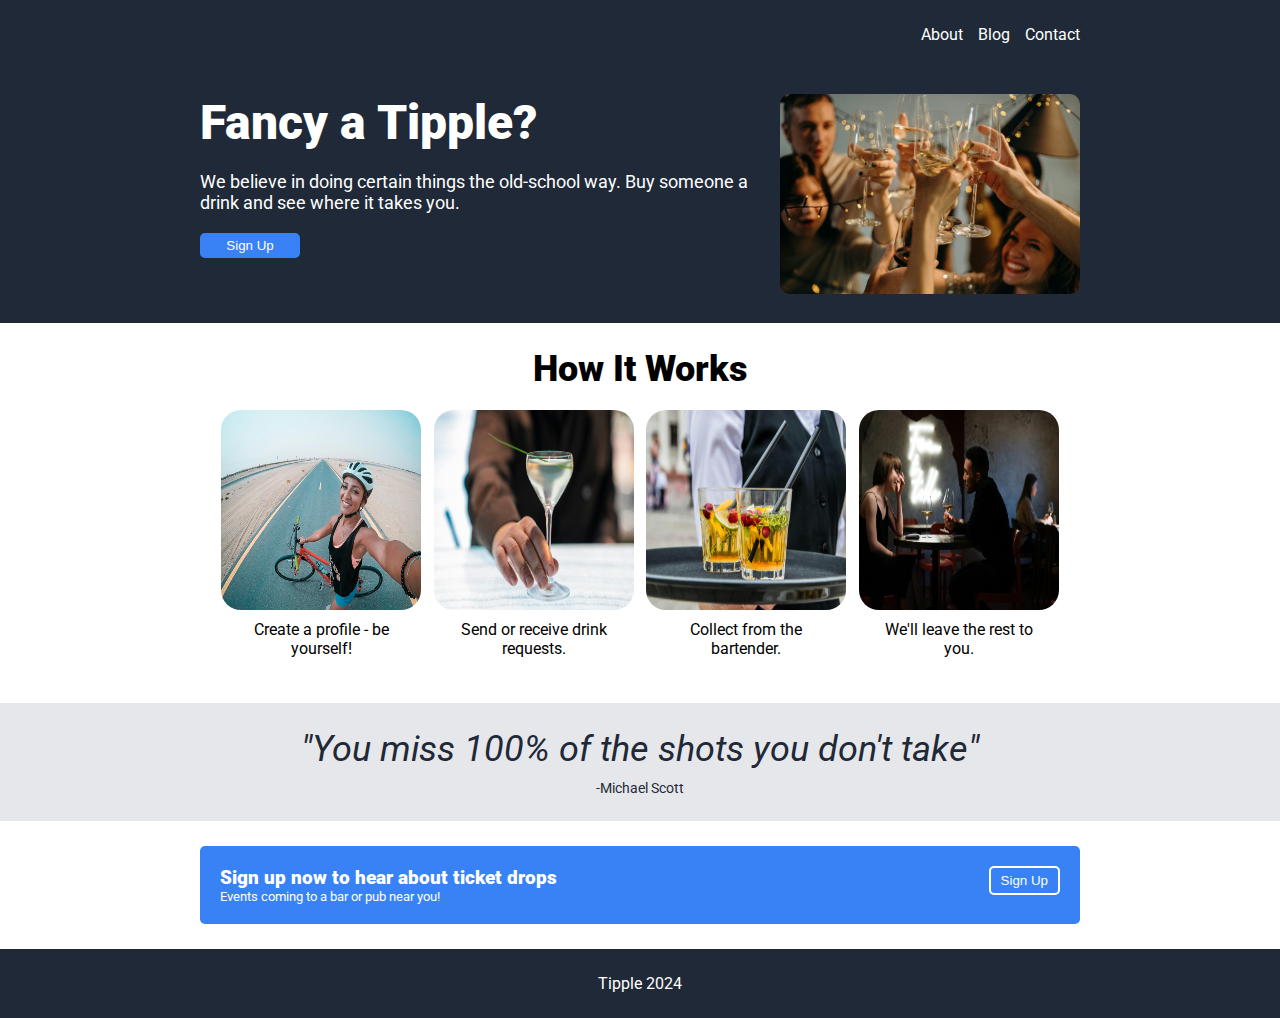
<file: LandingPage/index.html>
<!DOCTYPE html>
<html lang="en">
<head>
    <meta charset="UTF-8">
    <meta name="viewport" content="width=device-width, initial-scale=1.0">
    <title>Tipple</title>
    <link rel="stylesheet" href="style.css">
    <link rel="preconnect" href="https://fonts.googleapis.com">
    <link rel="preconnect" href="https://fonts.gstatic.com" crossorigin>
    <link href="https://fonts.googleapis.com/css2?family=Roboto:ital,wght@0,100;0,300;0,400;0,500;0,700;0,900;1,100;1,300;1,400;1,500;1,700;1,900&display=swap" rel="stylesheet">
</head>
<body>

    <header>
        <div class="logo"></div>
        <nav class="nav-links">
            <a href="">About</a>
            <a href="">Blog</a>
            <a href="">Contact</a>
        </nav>
    </header>

    <div class="content">

        <div class="Hero">
            <div class="column">
                <div class="main-text">Fancy a Tipple?</div>
                <div class="secondary-text">We believe in doing certain things the old-school way. Buy someone a drink and see where it takes you.</div>
                <button>Sign Up</button>
            </div>
            <div class="cheers-image">
                <img src="assets/cheers.jpg" alt="people cheersing drinks">
            </div>
        </div>

        <div class="Info">
            <div class="Info-header">How It Works</div>

            <div class="panel">
                <div class="image">
                    <img src="assets/profile.jpg" alt="">
                    <div>Create a profile - be yourself!</div>
                </div>
                <div class="image">
                    <img src="assets/sendDrink3.jpg" alt="">
                    <div>Send or receive drink requests.</div>
                </div>
                <div class="image">
                    <img src="assets/collectDrinks.jpg" alt="">
                    <div>Collect from the bartender.</div>
                </div>
                <div class="image">
                    <img src="assets/date2.jpg" alt="">
                    <div>We'll leave the rest to you.</div>
                </div>
            </div>

        </div>

        <div class="Quote">
            <div class="Text">"You miss 100% of the shots you don't take"</div>
            <div class="Author">-Michael Scott</div>
        </div>  

        <div class="Call-to-action">
            <div class="banner">
                <div class="section-one">
                    <div class="text">Sign up now to hear about ticket drops</div>
                    <div class="signup">Events coming to a bar or pub near you!</div>
                </div>
                <div class="section-two">
                    <button>Sign Up</button>
                </div>
            </div>
        </div>
    </div>

    <footer>Tipple 2024</footer>

</body>
</html>
</file>
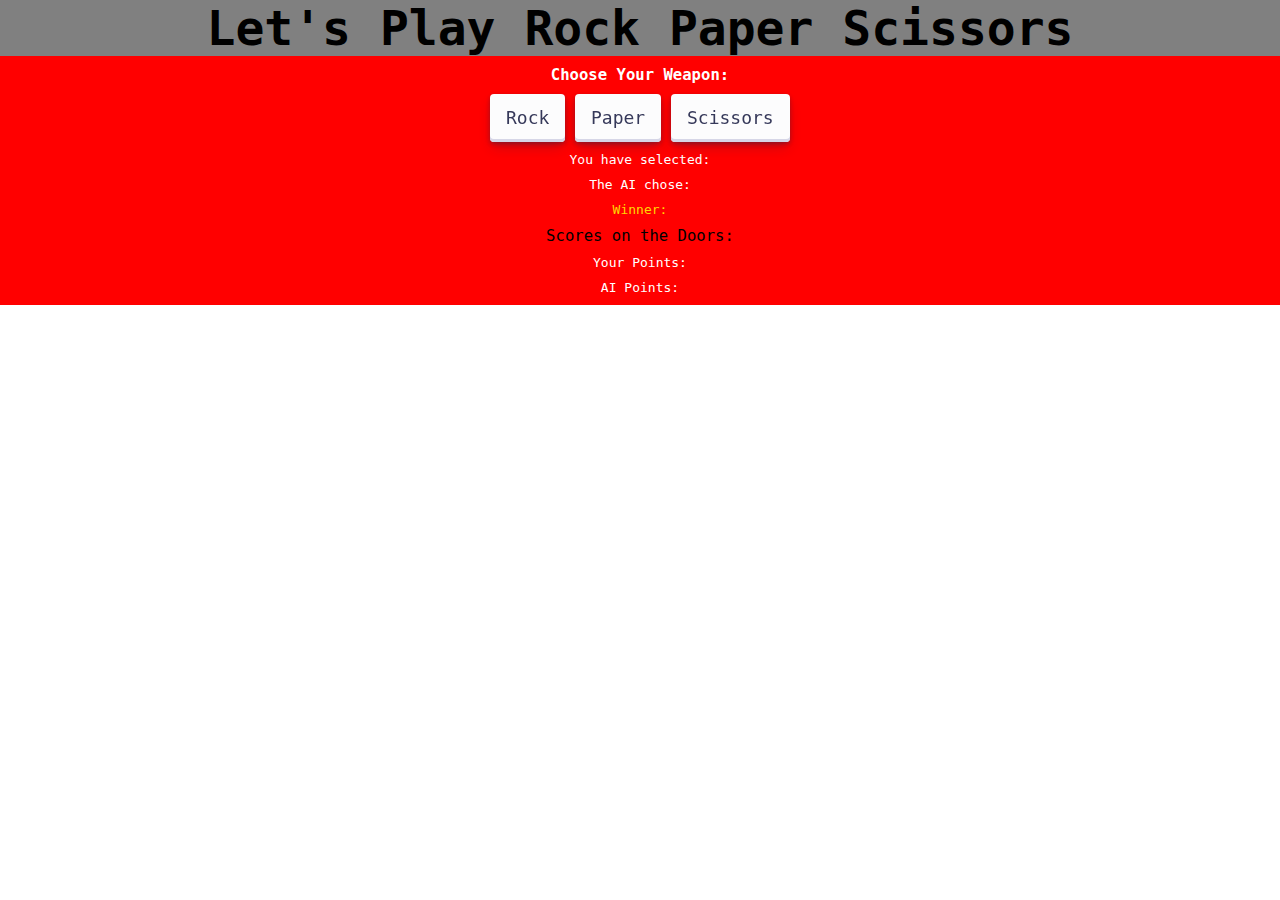
<file: RPS/index.html>
<!DOCTYPE html>
<html lang="en">
<head>
    <meta charset="UTF-8">
    <meta name="viewport" content="width=device-width, initial-scale=1.0">
    <title>Rock Paper Scissors</title>
    <link rel="stylesheet" href="style.css">
</head>
<body>
    <h1 class="Title">Let's Play Rock Paper Scissors</h1>
    <div class="GameSections">
        <div class="Instructions">Choose Your Weapon:</div>
        <div class="HumanSelection"> 
            <button id="Rock">Rock</button>
            <button id="Paper">Paper</button>
            <button id="Scissors">Scissors</button>
        </div>
        <div class="HumanChoice">You have selected: </div>

        <div class="ComputerChoice">The AI chose: </div>
        <div class="Result">Winner: </div>
        <div class="ScoreHeader">Scores on the Doors:</div>
        <div class="HumanScore">Your Points: </div>
        <div class="ComputerScore">AI Points: </div>
    </div>
    <script src="game.js" defer></script>
</body>
</html>
</file>
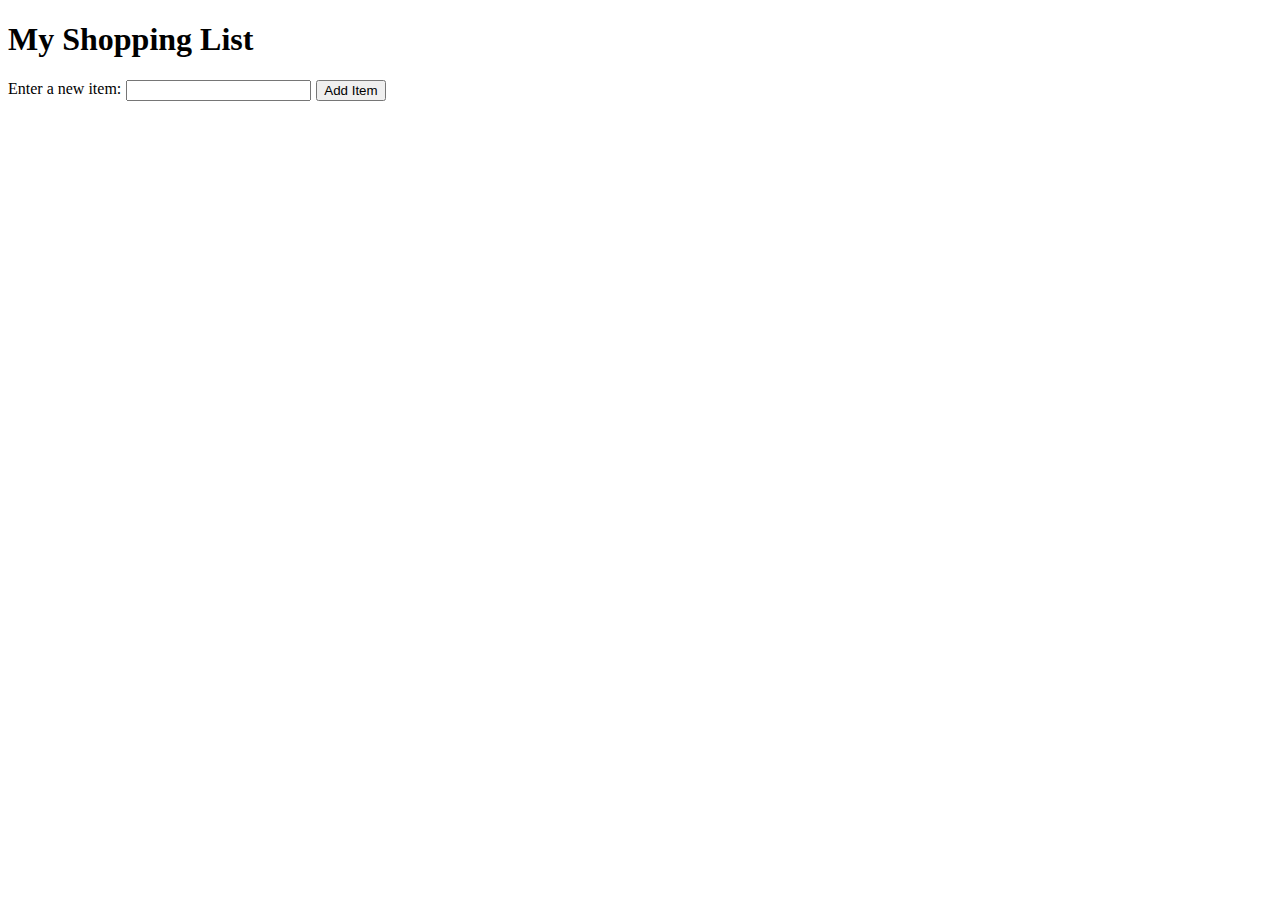
<file: ShoppingList/index.html>
<!DOCTYPE html>
<html lang="en">
<head>
    <meta charset="UTF-8">
    <meta name="viewport" content="width=device-width, initial-scale=1.0">
    <title>Shoppings</title>
    <link rel="stylesheet" href="style.css">
    <script src="javascripto.js" defer></script>
</head>
<body>
    <h1>My Shopping List</h1>
    <div class="inputContainer">
        <div class="instructions">Enter a new item:</div>
        <input type="text" class="inputText">
        <button class="btn">Add Item</button>
    </div>
    <ul class="shoppingList">
        
        
    </ul>
</body>
</html>
</file>
<file: LandingPage/style.css>
body {
    font-family: 'Roboto', Times;
    display: flex;
    flex-direction: column;
    justify-content: space-between;
    margin: 0;
}

body > header, 
body > div,
body > footer {
    flex: 1;
}

.content {
    display: flex;
    flex-direction: column;
}


.content > div {
    flex: 1; /* Ensure equal height for all sections */
}

header, 
footer {
    height: 50px;

}

header,
.hero {
    background-color: #1F2937;
    color: white;

}

a {
    text-decoration: none;
    color: white;
}

header,
.Hero,
.Info,
.Quote,
.Call-to-action {
    padding-left: 200px;
    padding-right: 200px;
    padding-top: 25px;
    padding-bottom: 25px;
}



header {
    display: flex;
    justify-content: space-between;
    align-items: center;
}

.logo {
    flex: 0 1 auto;
}

.nav-links {
    display: flex;
    gap: 15px;
}

.Hero .column {
    display: flex;
    flex-direction: column;
    gap: 20px;
}

.Hero {
    display: flex;
    justify-content: space-between;
    gap: 20px;
    background-color: #1F2937;
    color: white;
    flex: 1 1 0;
    
}

.Hero .column button {
    flex: 0;
    width: 100px;
    background-color: #3882f6;
    appearance: none;
    border: none;
    border-radius: 5px;
    box-sizing: border-box;
    color: white;
    cursor: pointer;
    touch-action: manipulation;
    padding: 5px 10px;

}

.main-text {
    font-weight: 900;
    font-size: 48px;
    color: white;
}

.secondary-text {
    font-size: 18px;
}


.cheers-image img {
    width: 300px;
    height: auto;
    border-radius: 10px;
    
}

.Info {
    background-color: white;
    display: flex;
    flex-direction: column;
    justify-content: center;
}

.Info-header {
    font-size: 36px;
    font-weight: 900;
    align-self: center;
}

.Info .panel {
    display: flex;
    flex-direction: row;
    justify-content: space-around;
    gap: 10px;
    padding: 20px;
}

.panel .image {
    flex: 1;
    display: flex;
    flex-direction: column;
    justify-content: center;
    align-items: center;
    align-content: center;
    gap: 10px;
    max-width: 150px;
    }

.panel .image img {
    width: 200px;
    height: 200px;
    border-radius: 10%;
}

.panel .image div {
    text-align: center;
    word-wrap: break-word;
}

.Quote {
    background-color: #e5e7eb;
    display: flex;
    flex-direction: column;
    justify-content: center;
    align-items: center;
}

.Quote .Text {
    font-size: 36px;
    font-style: italic;
    color: #1F2937;
}

.Quote .Author {
    font-size: 14px;
    color: #1F2937;
    padding-top: 10px;
}

.Author {
    align-self: center;
}

.Call-to-action {
    background-color: white;
    display: flex;
    justify-content: center;
    align-items: center;

}

.banner {
    display: flex;
    justify-content: space-between;
    padding: 3px;
    background-color: #3882f6;
    flex: 1;
    border-radius: 5px;
    padding: 20px;


}

.section-one {
    display: flex;
    flex-direction: column;
    justify-content: center;
    color: white;
}

.section-one .text {
    font-weight: 900;
    font-size: larger;
}

.section-one .signup {
    font-size: small;
}



.section-two button{
    appearance: none;
    background-color: transparent;
    border: 2px solid white;
    border-radius: 5px;
    box-sizing: border-box;
    color: white;
    cursor: pointer;
    touch-action: manipulation;
    padding: 5px 10px;

    
    }

footer {
    background-color: #1F2937;
    display: flex;
    justify-content: center;
    color: white;
    align-items: center;
    padding: 25px;

}
</file>
<file: RPS/style.css>
html, body {
    margin: 0;                /* Remove default margins */
    padding:0;               /* Remove default padding */
    width: 100%;              /* Ensure full width for html and body */
}

body {
    display: flex;            /* Use Flexbox for layout */
    flex-direction: column;   /* Stack children vertically */
    font-family: monospace;   /* Font for the page */
}

.Title {
    display: flex;            /* Use Flexbox inside the title */
    align-items: center;      /* Center text vertically */
    justify-content: center;  /* Center text horizontally */
    width: 100%;              /* Full width of the viewport */
    font-size: 3rem;          /* Adjust font size as needed */
    background-color: grey; /* Background color */
    margin: 0;                /* Remove default margin */
    text-align: center;       /* Center text horizontally */
}

.HumanSelection {
    display: flex;
    gap: 10px;
}

.GameSections {
    display: flex;
    flex-direction: column;
    gap: 10px;
    align-items: center;
    background-color: red;
    flex: 1;
    color: white;
    padding-top: 10px;
    padding-bottom: 10px;
}

.Instructions {
    font-weight: 800;
    font-size: larger;
}

.Result {
    color: gold;
}

.ScoreHeader {
    color: black;
    font-size: larger;
}

/* CSS */
button {
  align-items: center;
  appearance: none;
  background-color: #FCFCFD;
  border-radius: 4px;
  border-width: 0;
  box-shadow: rgba(45, 35, 66, 0.4) 0 2px 4px,rgba(45, 35, 66, 0.3) 0 7px 13px -3px,#D6D6E7 0 -3px 0 inset;
  box-sizing: border-box;
  color: #36395A;
  cursor: pointer;
  display: inline-flex;
  font-family: "JetBrains Mono",monospace;
  height: 48px;
  justify-content: center;
  line-height: 1;
  list-style: none;
  overflow: hidden;
  padding-left: 16px;
  padding-right: 16px;
  position: relative;
  text-align: left;
  text-decoration: none;
  transition: box-shadow .15s,transform .15s;
  user-select: none;
  -webkit-user-select: none;
  touch-action: manipulation;
  white-space: nowrap;
  will-change: box-shadow,transform;
  font-size: 18px;
}

button:focus {
  box-shadow: #D6D6E7 0 0 0 1.5px inset, rgba(45, 35, 66, 0.4) 0 2px 4px, rgba(45, 35, 66, 0.3) 0 7px 13px -3px, #D6D6E7 0 -3px 0 inset;
}

button:hover {
  box-shadow: rgba(45, 35, 66, 0.4) 0 4px 8px, rgba(45, 35, 66, 0.3) 0 7px 13px -3px, #D6D6E7 0 -3px 0 inset;
  transform: translateY(-2px);
}

button:active {
  box-shadow: #D6D6E7 0 3px 7px inset;
  transform: translateY(2px);
}
</file>
<file: ShoppingList/style.css>
.inputContainer {
    display: flex;
    flex-direction: row;
    gap: 5px;
}
</file>
